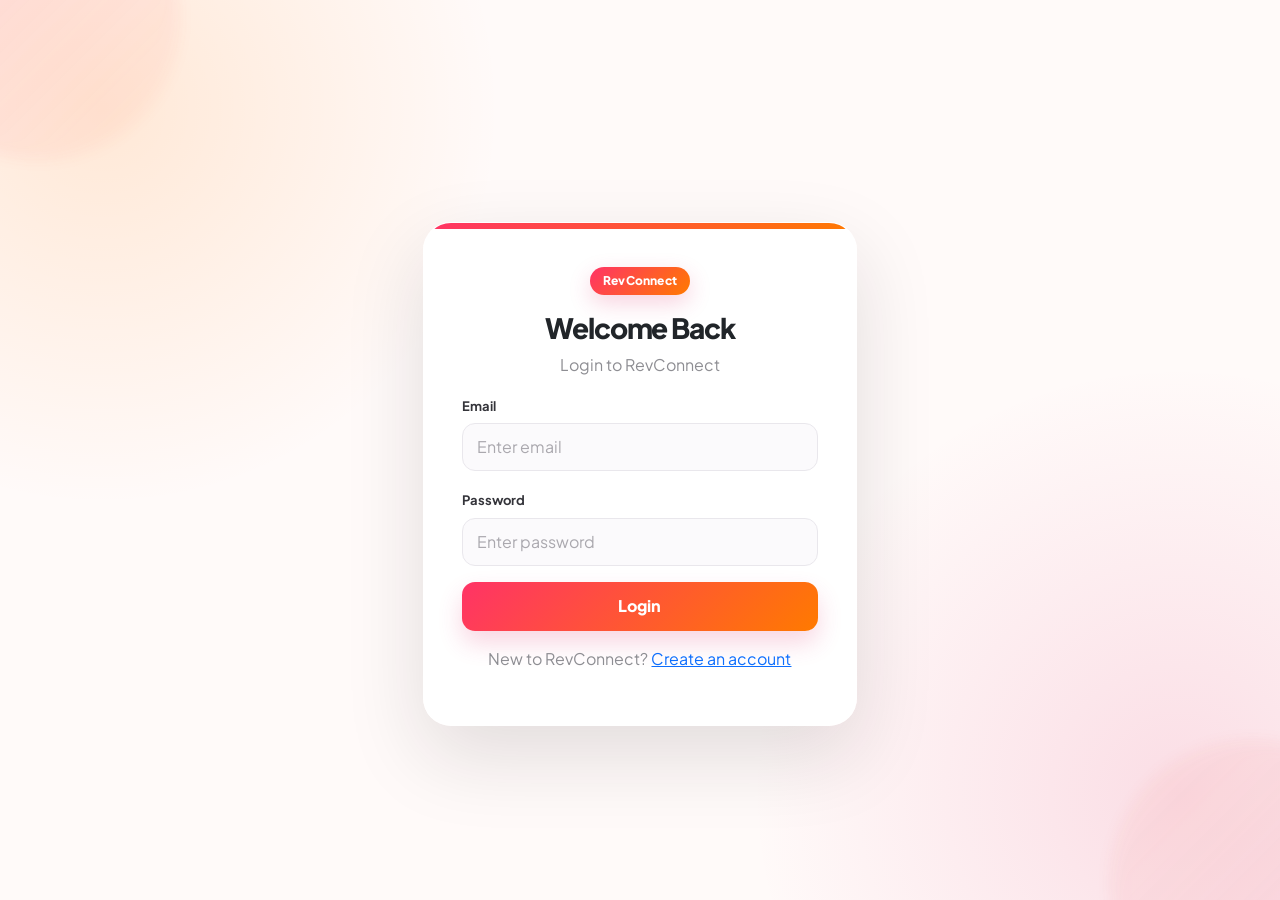
<file: frontend/login.html>
<!DOCTYPE html>
<html lang="en">
<head>
    <meta charset="UTF-8">
    <meta name="viewport" content="width=device-width, initial-scale=1.0">

    <title>RevConnect - Login</title>

    <link href="https://cdn.jsdelivr.net/npm/bootstrap@5.3.3/dist/css/bootstrap.min.css"
          rel="stylesheet">

    <link rel="stylesheet" href="css/style.css">
</head>

<body>

<div class="container">

    <div class="row justify-content-center">

        <div class="col-md-6 col-lg-5">

            <div class="card shadow mt-5">

                <div class="card-body p-4">

                    <h2 class="text-center mb-4">
                        Welcome Back
                    </h2>

                    <p class="text-center text-muted">
                        Login to RevConnect
                    </p>

                    <form id="loginForm">

                        <div class="mb-3">

                            <label for="email" class="form-label">
                                Email
                            </label>

                            <input
                                    type="email"
                                    class="form-control"
                                    id="email"
                                    placeholder="Enter email"
                                    required>

                        </div>

                        <div class="mb-3">

                            <label for="password" class="form-label">
                                Password
                            </label>

                            <input
                                    type="password"
                                    class="form-control"
                                    id="password"
                                    placeholder="Enter password"
                                    required>

                        </div>

                        <button
                                type="submit"
                                class="btn btn-primary w-100">

                            Login

                        </button>

                    </form>

                    <div id="message" class="mt-3"></div>

                    <p class="text-center text-muted mt-3">New to RevConnect? <a href="register.html">Create an account</a></p>

                </div>

            </div>

        </div>

    </div>

</div>

<script src="js/config.js"></script><script src="js/login.js"></script>

</body>
</html>
</file>
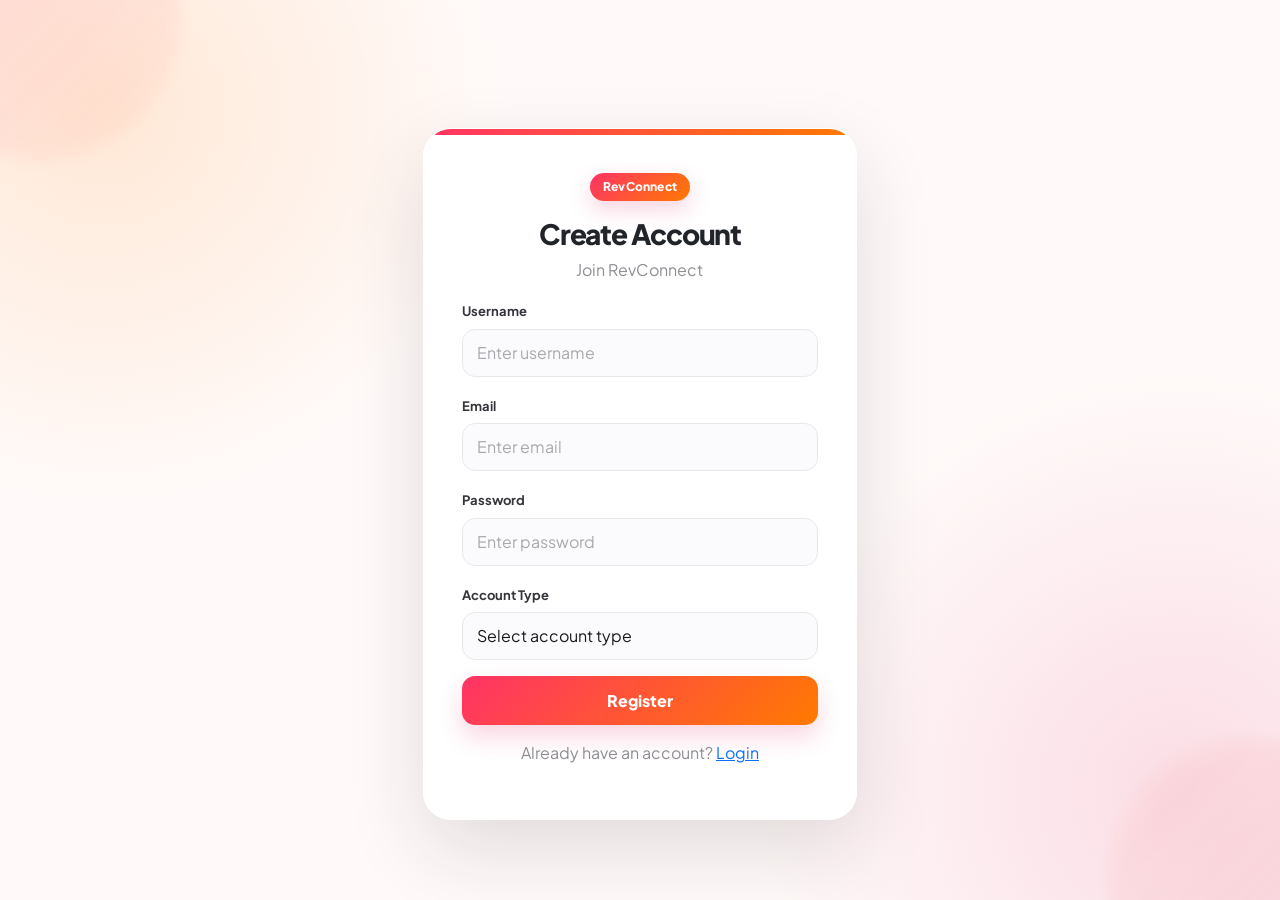
<file: frontend/register.html>
<!DOCTYPE html>
<html lang="en">

<head>
    <meta charset="UTF-8">
    <meta name="viewport" content="width=device-width, initial-scale=1.0">

    <title>RevConnect - Register</title>

    <link
            href="https://cdn.jsdelivr.net/npm/bootstrap@5.3.3/dist/css/bootstrap.min.css"
            rel="stylesheet">

    <link rel="stylesheet" href="css/style.css">
</head>

<body>

<div class="container">
    <div class="row justify-content-center">

        <div class="col-md-6 col-lg-5">

            <div class="card shadow mt-5">

                <div class="card-body p-4">

                    <h2 class="text-center mb-4">
                        Create Account
                    </h2>

                    <p class="text-center text-muted">
                        Join RevConnect
                    </p>

                    <form id="registerForm">

                        <!-- Username -->
                        <div class="mb-3">
                            <label for="username" class="form-label">
                                Username
                            </label>

                            <input
                                    type="text"
                                    class="form-control"
                                    id="username"
                                    placeholder="Enter username"
                                    required>
                        </div>

                        <!-- Email -->
                        <div class="mb-3">
                            <label for="email" class="form-label">
                                Email
                            </label>

                            <input
                                    type="email"
                                    class="form-control"
                                    id="email"
                                    placeholder="Enter email"
                                    required>
                        </div>

                        <!-- Password -->
                        <div class="mb-3">
                            <label for="password" class="form-label">
                                Password
                            </label>

                            <input
                                    type="password"
                                    class="form-control"
                                    id="password"
                                    placeholder="Enter password"
                                    required>
                        </div>

                        <!-- Account Type -->
                        <div class="mb-3">
                            <label for="accountType" class="form-label">
                                Account Type
                            </label>

                            <select
                                    class="form-select"
                                    id="accountType"
                                    required>

                                <option value="">
                                    Select account type
                                </option>

                                <option value="PERSONAL">
                                    Personal
                                </option>

                                <option value="CREATOR">
                                    Creator
                                </option>

                                <option value="BUSINESS">
                                    Business
                                </option>

                            </select>
                        </div>

                        <!-- Register Button -->
                        <button
                                type="submit"
                                class="btn btn-primary w-100">

                            Register

                        </button>

                    </form>

                    <!-- Message -->
                    <div
                            id="message"
                            class="mt-3">
                    </div>

                    <p class="text-center text-muted mt-3">Already have an account? <a href="login.html">Login</a></p>

                </div>

            </div>

        </div>

    </div>
</div>

<script src="js/config.js"></script><script src="js/auth.js"></script>

</body>

</html>
</file>
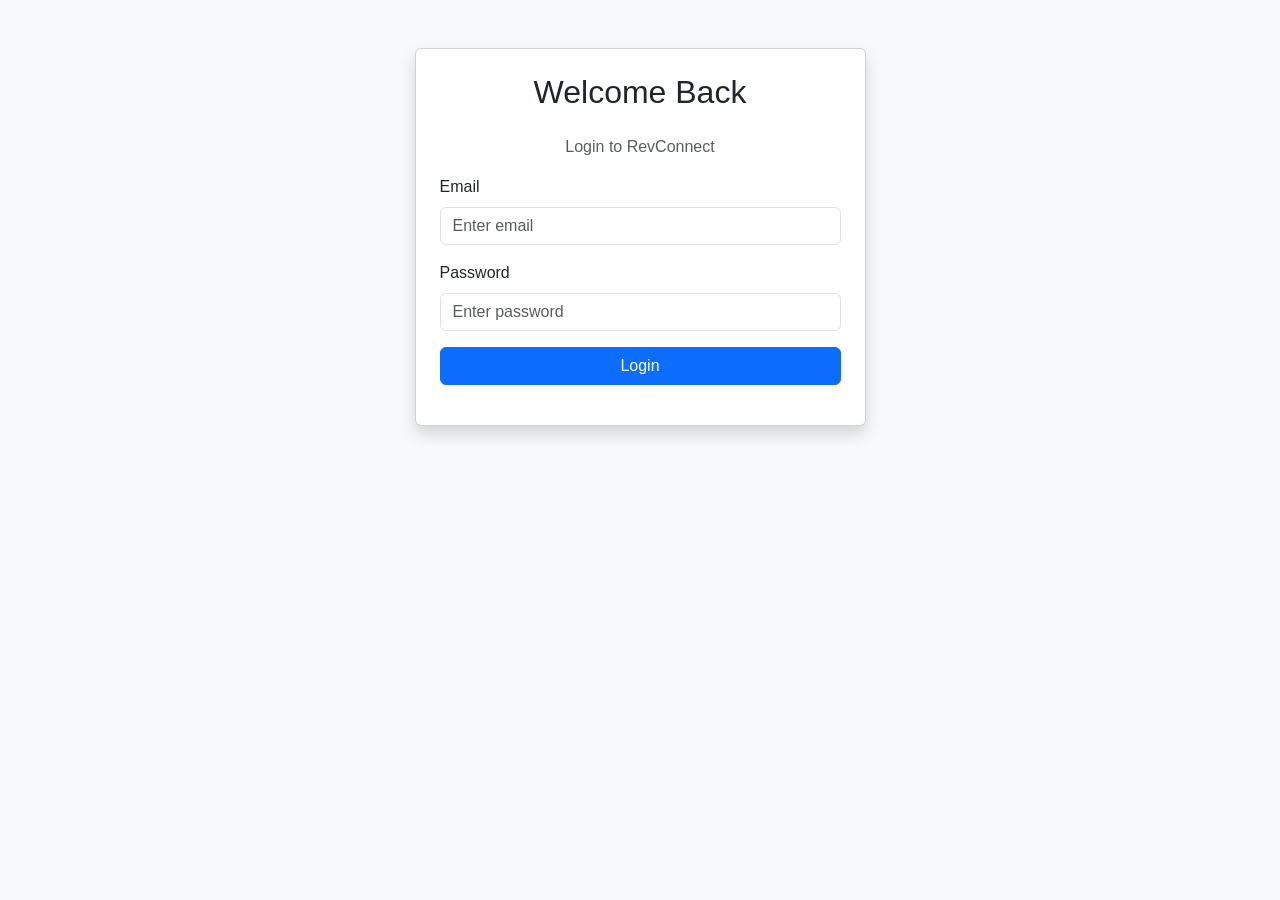
<file: revconnect/frontend/login.html>
<!DOCTYPE html>
<html lang="en">
<head>
    <meta charset="UTF-8">
    <meta name="viewport" content="width=device-width, initial-scale=1.0">

    <title>RevConnect - Login</title>

    <link href="https://cdn.jsdelivr.net/npm/bootstrap@5.3.3/dist/css/bootstrap.min.css"
          rel="stylesheet">

    <link rel="stylesheet" href="css/style.css">
</head>

<body>

<div class="container">

    <div class="row justify-content-center">

        <div class="col-md-6 col-lg-5">

            <div class="card shadow mt-5">

                <div class="card-body p-4">

                    <h2 class="text-center mb-4">
                        Welcome Back
                    </h2>

                    <p class="text-center text-muted">
                        Login to RevConnect
                    </p>

                    <form id="loginForm">

                        <div class="mb-3">

                            <label for="email" class="form-label">
                                Email
                            </label>

                            <input
                                    type="email"
                                    class="form-control"
                                    id="email"
                                    placeholder="Enter email"
                                    required>

                        </div>

                        <div class="mb-3">

                            <label for="password" class="form-label">
                                Password
                            </label>

                            <input
                                    type="password"
                                    class="form-control"
                                    id="password"
                                    placeholder="Enter password"
                                    required>

                        </div>

                        <button
                                type="submit"
                                class="btn btn-primary w-100">

                            Login

                        </button>

                    </form>

                    <div id="message" class="mt-3"></div>

                </div>

            </div>

        </div>

    </div>

</div>

<script src="js/config.js"></script><script src="js/login.js"></script>

</body>
</html>
</file>
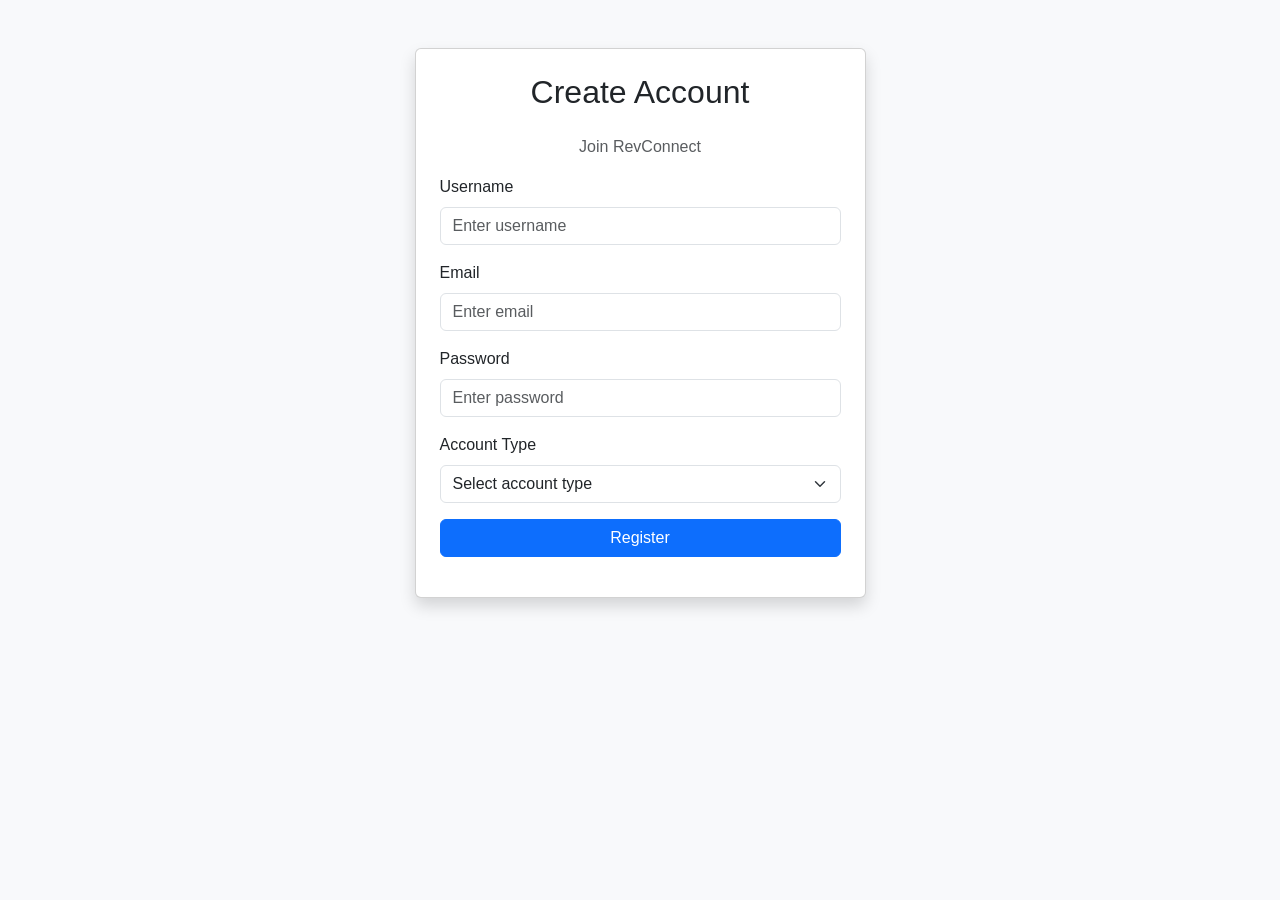
<file: revconnect/frontend/register.html>
<!DOCTYPE html>
<html lang="en">

<head>
    <meta charset="UTF-8">
    <meta name="viewport" content="width=device-width, initial-scale=1.0">

    <title>RevConnect - Register</title>

    <link
            href="https://cdn.jsdelivr.net/npm/bootstrap@5.3.3/dist/css/bootstrap.min.css"
            rel="stylesheet">

    <link rel="stylesheet" href="css/style.css">
</head>

<body>

<div class="container">
    <div class="row justify-content-center">

        <div class="col-md-6 col-lg-5">

            <div class="card shadow mt-5">

                <div class="card-body p-4">

                    <h2 class="text-center mb-4">
                        Create Account
                    </h2>

                    <p class="text-center text-muted">
                        Join RevConnect
                    </p>

                    <form id="registerForm">

                        <!-- Username -->
                        <div class="mb-3">
                            <label for="username" class="form-label">
                                Username
                            </label>

                            <input
                                    type="text"
                                    class="form-control"
                                    id="username"
                                    placeholder="Enter username"
                                    required>
                        </div>

                        <!-- Email -->
                        <div class="mb-3">
                            <label for="email" class="form-label">
                                Email
                            </label>

                            <input
                                    type="email"
                                    class="form-control"
                                    id="email"
                                    placeholder="Enter email"
                                    required>
                        </div>

                        <!-- Password -->
                        <div class="mb-3">
                            <label for="password" class="form-label">
                                Password
                            </label>

                            <input
                                    type="password"
                                    class="form-control"
                                    id="password"
                                    placeholder="Enter password"
                                    required>
                        </div>

                        <!-- Account Type -->
                        <div class="mb-3">
                            <label for="accountType" class="form-label">
                                Account Type
                            </label>

                            <select
                                    class="form-select"
                                    id="accountType"
                                    required>

                                <option value="">
                                    Select account type
                                </option>

                                <option value="PERSONAL">
                                    Personal
                                </option>

                                <option value="CREATOR">
                                    Creator
                                </option>

                                <option value="BUSINESS">
                                    Business
                                </option>

                            </select>
                        </div>

                        <!-- Register Button -->
                        <button
                                type="submit"
                                class="btn btn-primary w-100">

                            Register

                        </button>

                    </form>

                    <!-- Message -->
                    <div
                            id="message"
                            class="mt-3">
                    </div>

                </div>

            </div>

        </div>

    </div>
</div>

<script src="js/config.js"></script><script src="js/auth.js"></script>

</body>

</html>
</file>
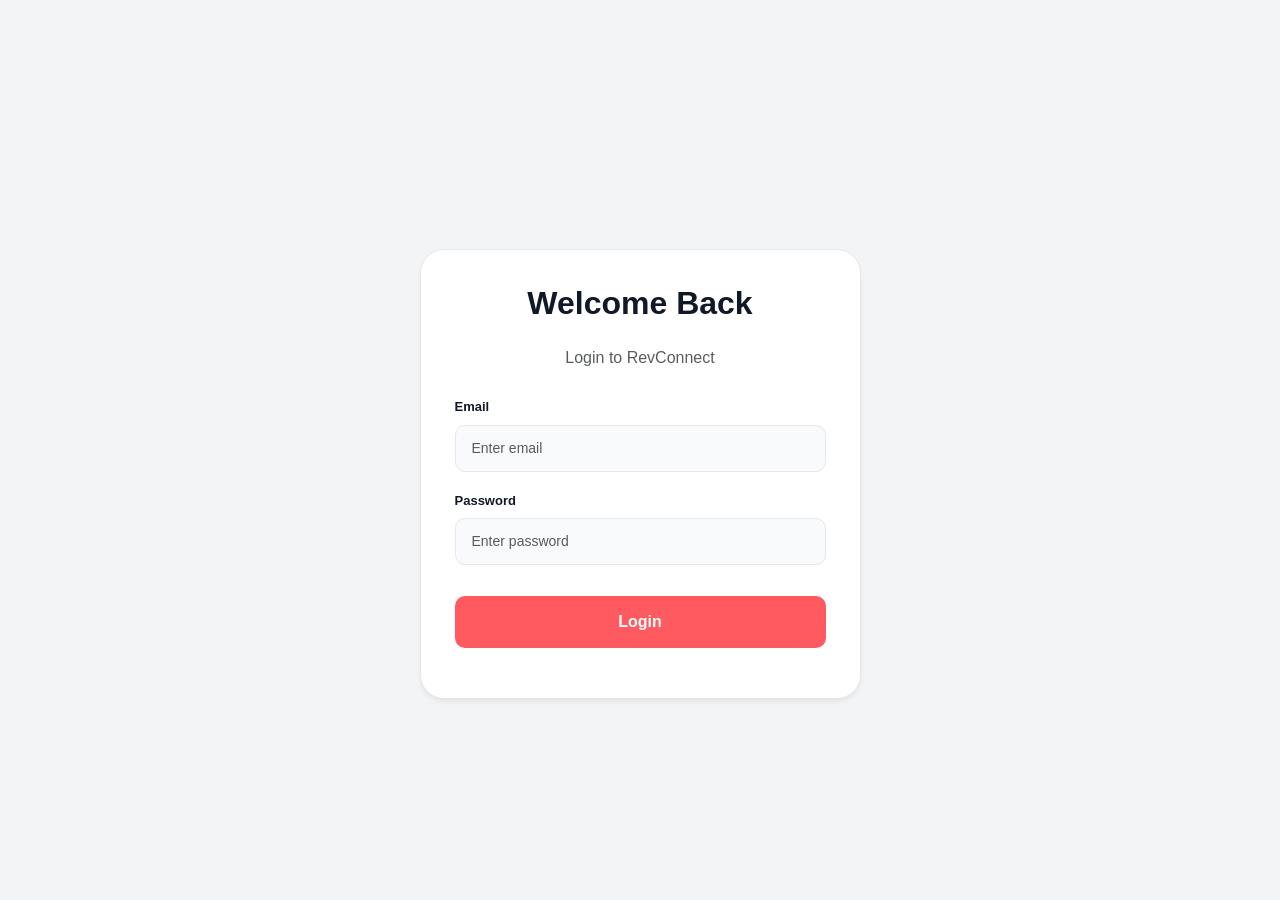
<file: src/main/resources/static/login.html>
<!DOCTYPE html>
<html lang="en">
<head>
    <meta charset="UTF-8">
    <meta name="viewport" content="width=device-width, initial-scale=1.0">

    <title>RevConnect - Login</title>

    <link href="https://cdn.jsdelivr.net/npm/bootstrap@5.3.3/dist/css/bootstrap.min.css"
          rel="stylesheet">

    <link rel="stylesheet" href="css/style.css">
</head>

<body>

<div class="container">

    <div class="row justify-content-center">

        <div class="col-md-6 col-lg-5">

            <div class="card shadow mt-5">

                <div class="card-body p-4">

                    <h2 class="text-center mb-4">
                        Welcome Back
                    </h2>

                    <p class="text-center text-muted">
                        Login to RevConnect
                    </p>

                    <form id="loginForm">

                        <div class="mb-3">

                            <label for="email" class="form-label">
                                Email
                            </label>

                            <input
                                    type="email"
                                    class="form-control"
                                    id="email"
                                    placeholder="Enter email"
                                    required>

                        </div>

                        <div class="mb-3">

                            <label for="password" class="form-label">
                                Password
                            </label>

                            <input
                                    type="password"
                                    class="form-control"
                                    id="password"
                                    placeholder="Enter password"
                                    required>

                        </div>

                        <button
                                type="submit"
                                class="btn btn-primary w-100">

                            Login

                        </button>

                    </form>

                    <div id="message" class="mt-3"></div>

                </div>

            </div>

        </div>

    </div>

</div>

<script src="js/login.js"></script>

</body>
</html>
</file>
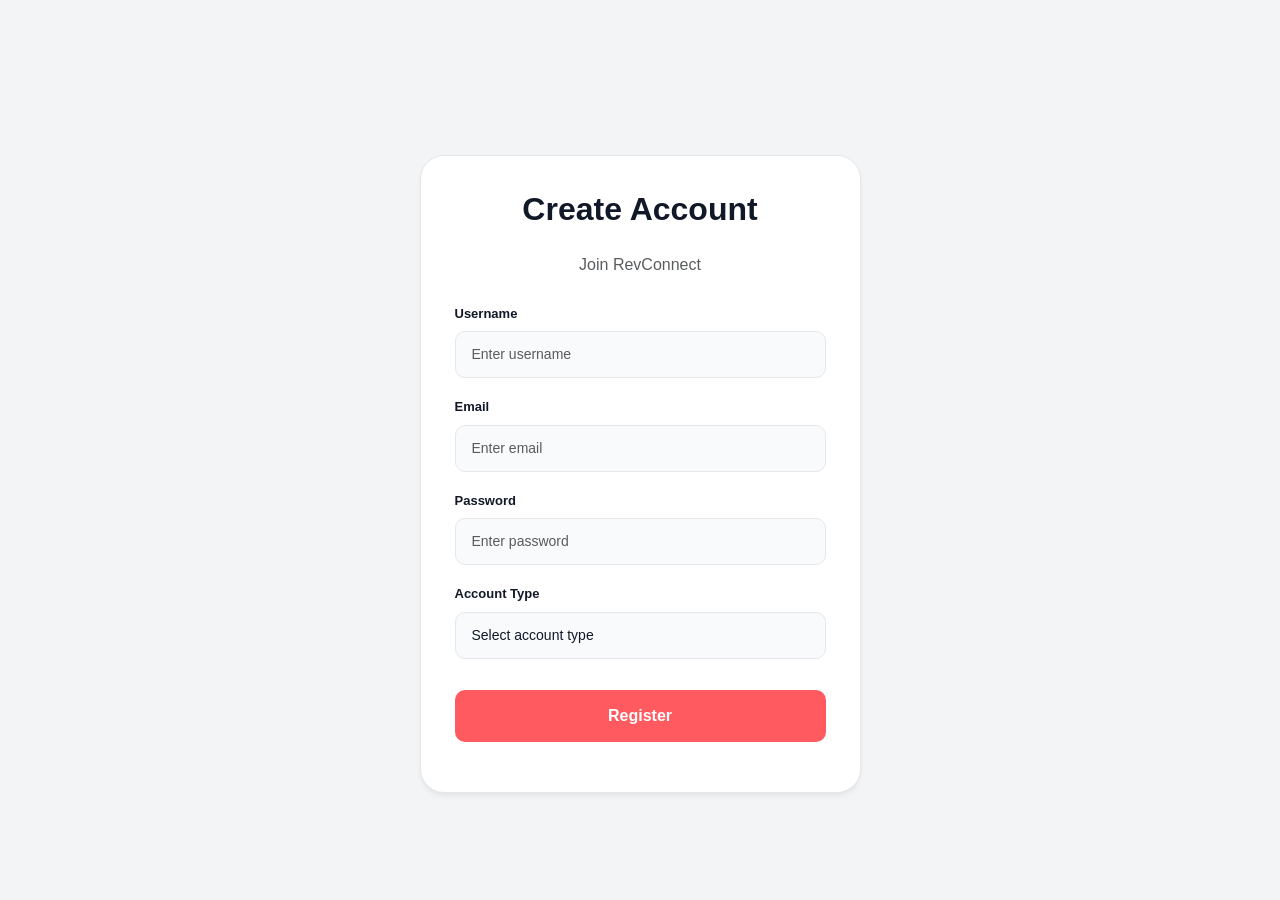
<file: src/main/resources/static/register.html>
<!DOCTYPE html>
<html lang="en">

<head>
    <meta charset="UTF-8">
    <meta name="viewport" content="width=device-width, initial-scale=1.0">

    <title>RevConnect - Register</title>

    <link
            href="https://cdn.jsdelivr.net/npm/bootstrap@5.3.3/dist/css/bootstrap.min.css"
            rel="stylesheet">

    <link rel="stylesheet" href="css/style.css">
</head>

<body>

<div class="container">
    <div class="row justify-content-center">

        <div class="col-md-6 col-lg-5">

            <div class="card shadow mt-5">

                <div class="card-body p-4">

                    <h2 class="text-center mb-4">
                        Create Account
                    </h2>

                    <p class="text-center text-muted">
                        Join RevConnect
                    </p>

                    <form id="registerForm">

                        <!-- Username -->
                        <div class="mb-3">
                            <label for="username" class="form-label">
                                Username
                            </label>

                            <input
                                    type="text"
                                    class="form-control"
                                    id="username"
                                    placeholder="Enter username"
                                    required>
                        </div>

                        <!-- Email -->
                        <div class="mb-3">
                            <label for="email" class="form-label">
                                Email
                            </label>

                            <input
                                    type="email"
                                    class="form-control"
                                    id="email"
                                    placeholder="Enter email"
                                    required>
                        </div>

                        <!-- Password -->
                        <div class="mb-3">
                            <label for="password" class="form-label">
                                Password
                            </label>

                            <input
                                    type="password"
                                    class="form-control"
                                    id="password"
                                    placeholder="Enter password"
                                    required>
                        </div>

                        <!-- Account Type -->
                        <div class="mb-3">
                            <label for="accountType" class="form-label">
                                Account Type
                            </label>

                            <select
                                    class="form-select"
                                    id="accountType"
                                    required>

                                <option value="">
                                    Select account type
                                </option>

                                <option value="PERSONAL">
                                    Personal
                                </option>

                                <option value="CREATOR">
                                    Creator
                                </option>

                                <option value="BUSINESS">
                                    Business
                                </option>

                            </select>
                        </div>

                        <!-- Register Button -->
                        <button
                                type="submit"
                                class="btn btn-primary w-100">

                            Register

                        </button>

                    </form>

                    <!-- Message -->
                    <div
                            id="message"
                            class="mt-3">
                    </div>

                </div>

            </div>

        </div>

    </div>
</div>

<script src="js/auth.js"></script>

</body>

</html>
</file>
<file: frontend/css/style.css>
@import url('https://fonts.googleapis.com/css2?family=Plus+Jakarta+Sans:wght@400;500;600;700;800&display=swap');

:root {
    --canvas: #f8f9fb;
    --card: #ffffff;
    --text: #1a1a1a;
    --muted: #8e8e93;
    --border: #eeeef2;
    --pink: #e1306c;
    --orange: #ff7a00;
    --gradient: linear-gradient(135deg, #ff3366 0%, #ff7a00 100%);
    --soft-gradient: linear-gradient(135deg, #fff0e5 0%, #ffb6c1 100%);
    --shadow: 0 18px 45px rgba(25, 25, 45, .08);
    --shadow-soft: 0 10px 30px rgba(25, 25, 45, .06);
}

* { box-sizing: border-box; }

html { min-height: 100%; }

body {
    margin: 0;
    min-height: 100vh;
    font-family: 'Plus Jakarta Sans', sans-serif;
    background: var(--canvas);
    color: var(--text);
}

button, input, textarea, select { font: inherit; }
button { -webkit-tap-highlight-color: transparent; }

/* =========================================================
   AUTH / LOGIN / REGISTER THEME
   Uses the existing Bootstrap markup and IDs unchanged.
   ========================================================= */

body:not(.app-shell) {
    position: relative;
    overflow-x: hidden;
    background:
        radial-gradient(circle at 8% 12%, rgba(255, 122, 0, .14), transparent 28%),
        radial-gradient(circle at 92% 88%, rgba(225, 48, 108, .14), transparent 30%),
        #fffaf9;
}

body:not(.app-shell)::before,
body:not(.app-shell)::after {
    content: '';
    position: fixed;
    width: 280px;
    height: 280px;
    border-radius: 50%;
    pointer-events: none;
    filter: blur(8px);
    opacity: .65;
    z-index: -1;
}

body:not(.app-shell)::before {
    top: -120px;
    left: -100px;
    background: linear-gradient(135deg, rgba(255, 51, 102, .22), rgba(255, 122, 0, .04));
}

body:not(.app-shell)::after {
    right: -110px;
    bottom: -120px;
    background: linear-gradient(135deg, rgba(255, 122, 0, .05), rgba(225, 48, 108, .22));
}

body:not(.app-shell) > .container {
    min-height: 100vh;
    display: flex;
    align-items: center;
    justify-content: center;
    padding: 42px 20px;
}

body:not(.app-shell) > .container > .row {
    width: 100%;
    justify-content: center;
}

body:not(.app-shell) > .container > .row > [class*='col-'] {
    max-width: 500px;
}

body:not(.app-shell) .card {
    position: relative;
    border: 1px solid rgba(255, 255, 255, .9) !important;
    border-radius: 28px !important;
    background: rgba(255, 255, 255, .92);
    box-shadow: 0 30px 80px rgba(33, 22, 31, .13) !important;
    backdrop-filter: blur(18px);
    overflow: hidden;
}

body:not(.app-shell) .card::before {
    content: '';
    display: block;
    height: 6px;
    width: 100%;
    background: var(--gradient);
}

body:not(.app-shell) .card-body {
    padding: 38px !important;
}

body:not(.app-shell) h2 {
    font-size: 28px;
    font-weight: 800;
    letter-spacing: -.04em;
    margin-bottom: 8px !important;
}

body:not(.app-shell) h2::before {
    content: 'RevConnect';
    display: block;
    width: fit-content;
    margin: 0 auto 16px;
    padding: 7px 13px;
    border-radius: 999px;
    color: #fff;
    background: var(--gradient);
    font-size: 12px;
    font-weight: 800;
    letter-spacing: .02em;
    box-shadow: 0 8px 22px rgba(225, 48, 108, .22);
}

body:not(.app-shell) .text-muted {
    color: #8e8e93 !important;
}

body:not(.app-shell) .form-label {
    color: #34343a;
    font-size: 13px;
    font-weight: 700;
    margin-bottom: 7px;
}

body:not(.app-shell) .form-control,
body:not(.app-shell) .form-select {
    min-height: 48px;
    border: 1px solid #e9e7ec;
    border-radius: 13px;
    background: #fbfafc;
    color: var(--text);
    padding: 11px 14px;
    box-shadow: none;
    transition: border-color .18s ease, box-shadow .18s ease, background .18s ease;
}

body:not(.app-shell) .form-control::placeholder { color: #aaa8ae; }

body:not(.app-shell) .form-control:focus,
body:not(.app-shell) .form-select:focus {
    border-color: rgba(225, 48, 108, .55);
    background: #fff;
    box-shadow: 0 0 0 4px rgba(225, 48, 108, .09);
}

body:not(.app-shell) .btn-primary {
    min-height: 49px;
    border: 0;
    border-radius: 13px;
    background: var(--gradient);
    font-weight: 800;
    box-shadow: 0 12px 25px rgba(225, 48, 108, .20);
    transition: transform .18s ease, box-shadow .18s ease, filter .18s ease;
}

body:not(.app-shell) .btn-primary:hover,
body:not(.app-shell) .btn-primary:focus {
    background: var(--gradient);
    transform: translateY(-1px);
    box-shadow: 0 16px 30px rgba(225, 48, 108, .26);
    filter: saturate(1.05);
}

body:not(.app-shell) #message {
    font-size: 13px;
}

body:not(.app-shell) #message .alert {
    border: 0;
    border-radius: 12px;
    margin-bottom: 0;
}

/* Standalone profile page uses the same visual language. */
.center-page {
    min-height: 100vh;
    display: grid;
    place-items: center;
    padding: 28px 20px;
}

.profile-standalone {
    width: min(560px, 100%);
    text-align: center;
    padding: 38px !important;
    border-radius: 26px;
}

.profile-standalone h2 {
    margin-top: 0;
    font-weight: 800;
    letter-spacing: -.03em;
}

.profile-standalone h2::before {
    content: 'RevConnect';
    display: block;
    width: fit-content;
    margin: 0 auto 15px;
    padding: 7px 13px;
    border-radius: 999px;
    color: #fff;
    background: var(--gradient);
    font-size: 12px;
}

/* =========================================================
   MAIN DASHBOARD
   ========================================================= */

.app-shell {
    display: flex;
    min-height: 100vh;
    background:
        radial-gradient(circle at 82% 4%, rgba(255, 122, 0, .045), transparent 22%),
        var(--canvas);
}

.sidebar {
    position: fixed;
    inset: 0 auto 0 0;
    width: 255px;
    background: linear-gradient(160deg, #fff0e5 0%, #ffb6c1 100%);
    padding: 28px 20px;
    display: flex;
    flex-direction: column;
    justify-content: space-between;
    border-right: 1px solid rgba(255, 255, 255, .7);
    box-shadow: 12px 0 35px rgba(25, 25, 45, .04);
    z-index: 10;
}

.brand {
    font-size: 25px;
    font-weight: 800;
    letter-spacing: -.045em;
    margin-bottom: 30px;
    background: var(--gradient);
    -webkit-background-clip: text;
    background-clip: text;
    color: transparent;
}

.side-profile { display: flex; align-items: center; gap: 12px; }

.avatar {
    width: 38px;
    height: 38px;
    border-radius: 50%;
    display: grid;
    place-items: center;
    background: var(--gradient);
    color: #fff;
    font-weight: 800;
    flex: none;
    box-shadow: 0 6px 16px rgba(225, 48, 108, .18);
}

.avatar.big { width: 52px; height: 52px; }
.avatar.xl { width: 90px; height: 90px; font-size: 28px; }

.handle { font-weight: 700; }

.badge-soft,
.pill {
    display: inline-block;
    padding: 4px 9px;
    border-radius: 999px;
    background: #f2f3f7;
    color: #666;
    font-size: 11px;
    font-weight: 700;
}

.side-bio { font-size: 12px; color: #666; margin: 18px 2px; line-height: 1.6; }

.side-stats {
    display: grid;
    grid-template-columns: repeat(3, 1fr);
    gap: 5px;
    text-align: center;
    border-top: 1px solid rgba(255, 255, 255, .7);
    border-bottom: 1px solid rgba(255, 255, 255, .7);
    padding: 15px 0;
    margin-bottom: 20px;
}

.side-stats b, .side-stats span { display: block; }
.side-stats span { font-size: 10px; color: #777; margin-top: 3px; }

.nav, .logout {
    border: 0;
    background: transparent;
    padding: 11px 12px;
    border-radius: 13px;
    display: flex;
    align-items: center;
    gap: 12px;
    color: #555;
    font-weight: 600;
    text-align: left;
    width: 100%;
    cursor: pointer;
    transition: background .18s ease, color .18s ease, transform .18s ease;
}

.nav + .nav { margin-top: 3px; }
.nav svg, .logout svg { width: 18px; }
.nav.active, .nav:hover, .logout:hover { background: rgba(255, 255, 255, .72); color: #111; }
.nav:hover, .logout:hover { transform: translateX(2px); }

.count-badge {
    margin-left: auto;
    background: #ff6b35;
    color: #fff;
    border-radius: 99px;
    padding: 2px 7px;
    font-size: 10px;
}

.main {
    margin-left: 255px;
    width: calc(100% - 255px);
    padding: 28px 34px 48px;
}

.topbar {
    display: flex;
    justify-content: space-between;
    gap: 20px;
    align-items: center;
    margin-bottom: 28px;
}

.search {
    position: relative;
    flex: 1;
    max-width: 600px;
    background: #fff;
    border: 1px solid var(--border);
    border-radius: 14px;
    padding: 10px 14px;
    display: flex;
    gap: 9px;
    align-items: center;
    box-shadow: var(--shadow-soft);
}

.search svg { width: 18px; color: #999; }
.search input { border: 0; outline: 0; width: 100%; background: transparent; }

.search-results {
    position: absolute;
    left: 0;
    right: 0;
    top: 52px;
    background: #fff;
    border: 1px solid var(--border);
    border-radius: 14px;
    padding: 14px;
    z-index: 20;
    box-shadow: var(--shadow);
}

.search-item { display: flex; gap: 9px; align-items: center; padding: 8px 0; }

.primary {
    border: 0;
    background: var(--gradient);
    color: #fff;
    border-radius: 12px;
    padding: 11px 17px;
    font-weight: 700;
    display: inline-flex;
    gap: 8px;
    align-items: center;
    cursor: pointer;
    box-shadow: 0 9px 22px rgba(225, 48, 108, .16);
    transition: transform .18s ease, box-shadow .18s ease;
}

.primary:hover { transform: translateY(-1px); box-shadow: 0 13px 26px rgba(225, 48, 108, .22); }
.primary.full { width: 100%; justify-content: center; }

.ghost {
    border: 1px solid var(--border);
    background: #fff;
    color: #45454a;
    border-radius: 11px;
    padding: 9px 13px;
    font-weight: 600;
    cursor: pointer;
    transition: border-color .18s ease, background .18s ease, transform .18s ease;
}

.ghost:hover { border-color: #ddd9df; background: #faf9fb; transform: translateY(-1px); }

.hero {
    background: linear-gradient(135deg, #fff 0%, #fff7f7 100%);
    border: 1px solid var(--border);
    border-radius: 22px;
    padding: 28px;
    display: flex;
    justify-content: space-between;
    align-items: center;
    box-shadow: var(--shadow);
    margin-bottom: 24px;
    overflow: hidden;
    position: relative;
}

.hero::after {
    content: '';
    position: absolute;
    width: 190px;
    height: 190px;
    border-radius: 50%;
    right: -65px;
    top: -90px;
    background: linear-gradient(135deg, rgba(255, 122, 0, .12), rgba(225, 48, 108, .12));
    pointer-events: none;
}

.hero > * { position: relative; z-index: 1; }

.eyebrow {
    font-size: 11px;
    letter-spacing: .12em;
    color: var(--pink);
    font-weight: 800;
    margin-bottom: 7px;
}

.hero h1, .section-head h2 { margin: 0 0 7px; letter-spacing: -.035em; }
.hero h1 { font-size: clamp(25px, 3vw, 36px); }
.muted { color: var(--muted); }
.small { font-size: 12px; }

.tabs { display: flex; gap: 8px; margin-bottom: 18px; overflow-x: auto; padding-bottom: 2px; }

.tab {
    border: 0;
    background: #fff;
    padding: 9px 15px;
    border-radius: 999px;
    color: #777;
    font-weight: 600;
    white-space: nowrap;
    cursor: pointer;
    box-shadow: 0 4px 14px rgba(25, 25, 45, .035);
}

.tab.active { background: #1a1a1a; color: #fff; }

.feed-grid { display: grid; grid-template-columns: repeat(3, minmax(0, 1fr)); gap: 20px; }

.post-card {
    background: #fff;
    border: 1px solid var(--border);
    border-radius: 20px;
    overflow: hidden;
    box-shadow: var(--shadow-soft);
    transition: transform .2s ease, box-shadow .2s ease;
}

.post-card:hover { transform: translateY(-3px); box-shadow: var(--shadow); }
.post-head { display: flex; gap: 10px; align-items: center; padding: 15px; }
.spacer { flex: 1; }
.post-image { width: 100%; height: 260px; object-fit: cover; background: #f1f1f3; }
.post-body { padding: 14px; }
.post-actions { display: flex; gap: 8px; }
.post-actions button { border: 0; background: transparent; padding: 5px; cursor: pointer; color: #555; border-radius: 8px; }
.post-actions button:hover { background: #f7f5f7; color: var(--pink); }
.post-actions svg { width: 19px; }
.post-body p { margin: 8px 0; line-height: 1.55; }
.tags { color: #d43b70; font-size: 13px; }

.cta {
    display: inline-block;
    margin-top: 8px;
    padding: 8px 12px;
    border-radius: 9px;
    background: #fff0f4;
    color: #d43b70;
    text-decoration: none;
    font-weight: 700;
}

.section-head { display: flex; justify-content: space-between; align-items: center; margin-bottom: 18px; }
.panel { background: #fff; border: 1px solid var(--border); border-radius: 18px; padding: 20px; box-shadow: var(--shadow-soft); }
.explore-grid { display: grid; grid-template-columns: 1fr 1fr; gap: 20px; }
.hidden { display: none !important; }
.stats-grid { display: grid; grid-template-columns: repeat(4, 1fr); gap: 15px; }
.stat-card { background: #fff; border: 1px solid var(--border); border-radius: 18px; padding: 20px; box-shadow: var(--shadow-soft); }
.stat-card span, .stat-card strong { display: block; }
.stat-card strong { font-size: 28px; margin-top: 7px; letter-spacing: -.03em; }
.wide { grid-column: 1 / -1; }

.profile-card {
    display: flex;
    gap: 25px;
    background: #fff;
    border: 1px solid var(--border);
    border-radius: 22px;
    padding: 28px;
    box-shadow: var(--shadow);
    margin-bottom: 18px;
}

.profile-title { display: flex; gap: 10px; align-items: center; }
.profile-title h2 { margin: 0; letter-spacing: -.035em; }
.profile-main { flex: 1; }

.form-grid { display: grid; grid-template-columns: 1fr 1fr; gap: 12px; }
.form-grid textarea { grid-column: 1 / -1; min-height: 110px; resize: vertical; }
.form-grid input, .form-grid textarea, .form-grid select,
.modal-card input, .modal-card textarea, .modal-card select {
    border: 1px solid var(--border);
    border-radius: 10px;
    padding: 10px;
    outline: 0;
    background: #fff;
    width: 100%;
    margin-bottom: 12px;
    transition: border-color .18s ease, box-shadow .18s ease;
}

.form-grid input:focus, .form-grid textarea:focus, .form-grid select:focus,
.modal-card input:focus, .modal-card textarea:focus, .modal-card select:focus {
    border-color: rgba(225, 48, 108, .45);
    box-shadow: 0 0 0 4px rgba(225, 48, 108, .07);
}

.actions { display: flex; justify-content: flex-end; gap: 8px; }

.notice { display: flex; gap: 12px; align-items: center; padding: 14px; border-bottom: 1px solid var(--border); }
.notice:last-child { border-bottom: 0; }
.notice.unread { background: #fff8fa; }
.smallbtn { padding: 5px 9px; margin-left: auto; }
.product { display: flex; justify-content: space-between; padding: 12px 0; border-bottom: 1px solid var(--border); }

.modal-backdrop {
    position: fixed;
    inset: 0;
    background: rgba(15, 15, 25, .45);
    backdrop-filter: blur(4px);
    display: grid;
    place-items: center;
    z-index: 50;
    padding: 20px;
}

.modal-card {
    background: #fff;
    width: min(600px, 100%);
    max-height: 90vh;
    overflow: auto;
    border-radius: 20px;
    padding: 22px;
    box-shadow: 0 30px 70px rgba(10, 10, 20, .22);
}

.modal-head { display: flex; justify-content: space-between; align-items: center; margin-bottom: 16px; }
.icon-close { border: 0; background: #f4f4f6; border-radius: 50%; width: 34px; height: 34px; font-size: 23px; cursor: pointer; }
.check { display: flex; gap: 8px; align-items: center; margin: 7px 0 12px; }
.check input { width: auto; }
.toast-msg { position: fixed; right: 24px; bottom: 24px; background: #1a1a1a; color: #fff; padding: 12px 17px; border-radius: 12px; z-index: 100; box-shadow: 0 14px 35px rgba(0,0,0,.18); }
.empty { text-align: center; color: #888; }
.btn-link { text-decoration: none; }
.comments { margin-top: 8px; }
.comments small { display: block; }
.prefs { display: flex; flex-wrap: wrap; gap: 14px; }
.prefs label { font-size: 13px; color: #555; }
.prefs input { margin-right: 6px; }

/* Responsive */
@media (max-width: 1100px) {
    .feed-grid { grid-template-columns: repeat(2, 1fr); }
    .stats-grid { grid-template-columns: repeat(2, 1fr); }
}

@media (max-width: 760px) {
    .sidebar { position: static; width: 100%; height: auto; }
    .app-shell { display: block; }
    .main { margin-left: 0; width: 100%; padding: 18px; }
    .topbar, .hero { flex-direction: column; align-items: stretch; }
    .feed-grid, .explore-grid { grid-template-columns: 1fr; }
    .stats-grid { grid-template-columns: 1fr 1fr; }
    .form-grid { grid-template-columns: 1fr; }
    .form-grid textarea { grid-column: auto; }
    .profile-card { flex-direction: column; }
    .search { max-width: none; }
    .hero { padding: 22px; }
    body:not(.app-shell) > .container { padding: 24px 14px; }
    body:not(.app-shell) .card-body { padding: 28px 22px !important; }
}

@media (max-width: 480px) {
    .navigation { grid-template-columns: repeat(3, 1fr); }
    .stats-grid { grid-template-columns: 1fr; }
    .topbar { gap: 12px; }
    .primary { justify-content: center; }
    .profile-card { padding: 20px; }
    .modal-card { padding: 18px; border-radius: 17px; }
}
</file>
<file: revconnect/frontend/css/style.css>
:root{--canvas:#f8f9fb;--card:#fff;--text:#1a1a1a;--muted:#8e8e93;--border:#eeeef2;--pink:#e1306c;--gradient:linear-gradient(135deg,#ff3366,#ff7a00);--shadow:0 12px 35px rgba(25,25,45,.06)}*{box-sizing:border-box}body{margin:0;font-family:'Plus Jakarta Sans',sans-serif;background:var(--canvas);color:var(--text)}button,input,textarea,select{font:inherit}.app-shell{display:flex;min-height:100vh}.sidebar{position:fixed;inset:0 auto 0 0;width:255px;background:linear-gradient(160deg,#fff0e5,#ffb6c1);padding:28px 20px;display:flex;flex-direction:column;justify-content:space-between}.brand{font-size:25px;font-weight:800;margin-bottom:30px}.side-profile{display:flex;align-items:center;gap:12px}.avatar{width:38px;height:38px;border-radius:50%;display:grid;place-items:center;background:var(--gradient);color:#fff;font-weight:800;flex:none}.avatar.big{width:52px;height:52px}.avatar.xl{width:90px;height:90px;font-size:28px}.handle{font-weight:700}.badge-soft,.pill{display:inline-block;padding:4px 9px;border-radius:999px;background:#f2f3f7;color:#666;font-size:11px;font-weight:700}.side-bio{font-size:12px;color:#666;margin:18px 2px}.side-stats{display:grid;grid-template-columns:repeat(3,1fr);gap:5px;text-align:center;border-top:1px solid rgba(255,255,255,.7);border-bottom:1px solid rgba(255,255,255,.7);padding:15px 0;margin-bottom:20px}.side-stats b,.side-stats span{display:block}.side-stats span{font-size:10px;color:#777}.navigation{display:grid;gap:5px}.nav,.logout{border:0;background:transparent;padding:11px 12px;border-radius:13px;display:flex;align-items:center;gap:12px;color:#555;font-weight:600;text-align:left;width:100%;cursor:pointer}.nav svg,.logout svg{width:18px}.nav.active,.nav:hover,.logout:hover{background:rgba(255,255,255,.72);color:#111}.count-badge{margin-left:auto;background:#ff6b35;color:#fff;border-radius:99px;padding:2px 7px;font-size:10px}.main{margin-left:255px;width:calc(100% - 255px);padding:28px 34px}.topbar{display:flex;justify-content:space-between;gap:20px;align-items:center;margin-bottom:28px}.search{position:relative;flex:1;max-width:600px;background:#fff;border:1px solid var(--border);border-radius:14px;padding:10px 14px;display:flex;gap:9px;align-items:center;box-shadow:var(--shadow)}.search svg{width:18px;color:#999}.search input{border:0;outline:0;width:100%;background:transparent}.search-results{position:absolute;left:0;right:0;top:52px;background:#fff;border:1px solid var(--border);border-radius:14px;padding:14px;z-index:20;box-shadow:var(--shadow)}.search-item{display:flex;gap:9px;align-items:center;padding:8px 0}.primary{border:0;background:var(--gradient);color:#fff;border-radius:12px;padding:11px 17px;font-weight:700;display:inline-flex;gap:8px;align-items:center;cursor:pointer}.primary.full{width:100%;justify-content:center}.ghost{border:1px solid var(--border);background:#fff;border-radius:11px;padding:9px 13px;font-weight:600;cursor:pointer}.hero{background:linear-gradient(135deg,#fff,#fff7f7);border:1px solid var(--border);border-radius:22px;padding:28px;display:flex;justify-content:space-between;align-items:center;box-shadow:var(--shadow);margin-bottom:24px}.eyebrow{font-size:11px;letter-spacing:.12em;color:var(--pink);font-weight:800;margin-bottom:7px}.hero h1,.section-head h2{margin:0 0 7px}.muted{color:var(--muted)}.small{font-size:12px}.tabs{display:flex;gap:8px;margin-bottom:18px}.tab{border:0;background:#fff;padding:9px 15px;border-radius:999px;color:#777;font-weight:600}.tab.active{background:#1a1a1a;color:#fff}.feed-grid{display:grid;grid-template-columns:repeat(3,minmax(0,1fr));gap:20px}.post-card{background:#fff;border:1px solid var(--border);border-radius:20px;overflow:hidden;box-shadow:var(--shadow)}.post-head{display:flex;gap:10px;align-items:center;padding:15px}.spacer{flex:1}.post-image{width:100%;height:260px;object-fit:cover;background:#f1f1f3}.post-body{padding:14px}.post-actions{display:flex;gap:8px}.post-actions button{border:0;background:transparent;padding:5px;cursor:pointer}.post-actions svg{width:19px}.post-body p{margin:8px 0}.tags{color:#d43b70;font-size:13px}.cta{display:inline-block;margin-top:8px;padding:8px 12px;border-radius:9px;background:#fff0f4;color:#d43b70;text-decoration:none;font-weight:700}.section-head{display:flex;justify-content:space-between;align-items:center;margin-bottom:18px}.panel{background:#fff;border:1px solid var(--border);border-radius:18px;padding:20px;box-shadow:var(--shadow)}.explore-grid{display:grid;grid-template-columns:1fr 1fr;gap:20px}.hidden{display:none!important}.stats-grid{display:grid;grid-template-columns:repeat(4,1fr);gap:15px}.stat-card{background:#fff;border:1px solid var(--border);border-radius:18px;padding:20px}.stat-card span,.stat-card strong{display:block}.stat-card strong{font-size:28px;margin-top:7px}.wide{grid-column:1/-1}.profile-card{display:flex;gap:25px;background:#fff;border:1px solid var(--border);border-radius:22px;padding:28px;box-shadow:var(--shadow);margin-bottom:18px}.profile-title{display:flex;gap:10px;align-items:center}.profile-title h2{margin:0}.profile-main{flex:1}.form-grid{display:grid;grid-template-columns:1fr 1fr;gap:12px}.form-grid textarea{grid-column:1/-1}.form-grid input,.form-grid textarea,.form-grid select,.modal-card input,.modal-card textarea,.modal-card select{border:1px solid var(--border);border-radius:10px;padding:10px;outline:0;background:#fff;width:100%;margin-bottom:12px}.actions{display:flex;justify-content:flex-end;gap:8px}.notice{display:flex;gap:12px;align-items:center;padding:14px;border-bottom:1px solid var(--border)}.notice:last-child{border-bottom:0}.notice.unread{background:#fff8fa}.smallbtn{padding:5px 9px;margin-left:auto}.product{display:flex;justify-content:space-between;padding:12px 0;border-bottom:1px solid var(--border)}.modal-backdrop{position:fixed;inset:0;background:rgba(15,15,25,.45);backdrop-filter:blur(4px);display:grid;place-items:center;z-index:50;padding:20px}.modal-card{background:#fff;width:min(600px,100%);max-height:90vh;overflow:auto;border-radius:20px;padding:22px}.modal-head{display:flex;justify-content:space-between;align-items:center;margin-bottom:16px}.icon-close{border:0;background:#f4f4f6;border-radius:50%;width:34px;height:34px;font-size:23px}.check{display:flex;gap:8px;align-items:center;margin:7px 0 12px}.check input{width:auto}.toast-msg{position:fixed;right:24px;bottom:24px;background:#1a1a1a;color:#fff;padding:12px 17px;border-radius:12px;z-index:100}.empty{text-align:center;color:#888}.center-page{min-height:100vh;display:grid;place-items:center;padding:20px}.profile-standalone{text-align:center}.btn-link{text-decoration:none}.comments{margin-top:8px}.comments small{display:block}.@media(max-width:1100px){.feed-grid{grid-template-columns:repeat(2,1fr)}.stats-grid{grid-template-columns:repeat(2,1fr)}}@media(max-width:760px){.sidebar{position:static;width:100%;height:auto}.app-shell{display:block}.main{margin-left:0;width:100%;padding:18px}.navigation{grid-template-columns:repeat(3,1fr)}.topbar,.hero{flex-direction:column;align-items:stretch}.feed-grid,.explore-grid{grid-template-columns:1fr}.stats-grid{grid-template-columns:1fr 1fr}.form-grid{grid-template-columns:1fr}.profile-card{flex-direction:column}.search{max-width:none}}
.prefs{display:flex;flex-wrap:wrap;gap:14px}.prefs label{font-size:13px;color:#555}.prefs input{margin-right:6px}
</file>
<file: src/main/resources/static/css/style.css>
/* =========================================
   REVCONNECT - MODERN FULL-SCREEN THEME
========================================= */

:root {
    --primary: #FF5A5F;
    --primary-hover: #FF474D;
    --bg-outer: #F3F4F6;
    --surface: #FFFFFF;
    --surface-alt: #F9FAFB;

    --text-main: #111827;
    --text-muted: #6B7280;
    --text-light: #9CA3AF;

    --border: #E5E7EB;
    --shadow-sm: 0 1px 2px 0 rgba(0, 0, 0, 0.05);
    --shadow: 0 4px 6px -1px rgba(0, 0, 0, 0.05), 0 2px 4px -1px rgba(0, 0, 0, 0.03);
    --shadow-hover: 0 10px 25px -3px rgba(0, 0, 0, 0.1), 0 4px 6px -2px rgba(0, 0, 0, 0.05);
    --shadow-modal: 0 25px 50px -12px rgba(0, 0, 0, 0.25);
    --radius-md: 12px;
    --radius-lg: 16px;
    --radius-xl: 24px;
    --transition: all 0.2s cubic-bezier(0.4, 0, 0.2, 1);
}

* {
    box-sizing: border-box;
    margin: 0;
    padding: 0;
}

body {
    font-family: "Plus Jakarta Sans", "Inter", sans-serif;
    background-color: var(--bg-outer) !important;
    color: var(--text-main);
    padding: 0;
    margin: 0;
    min-height: 100vh;
    -webkit-font-smoothing: antialiased;
}


/* =========================================
   DASHBOARD LAYOUT (FULL SCREEN)
========================================= */

.dashboard {
    width: 100%;
    min-height: 100vh;
    display: flex;
    background: var(--bg-outer);
}


/* =========================================
   SIDEBAR
========================================= */

.sidebar {
    width: 280px;
    height: 100vh;
    position: sticky;
    top: 0;
    padding: 40px 30px;
    display: flex;
    flex-direction: column;
    background: var(--surface);
    border-right: 1px solid var(--border);
    flex-shrink: 0;
}

.brand {
    font-size: 24px;
    font-weight: 800;
    margin-bottom: 30px;
    color: var(--text-main);
    text-align: center;
    letter-spacing: -0.5px;
}

.sidebar-profile {
    text-align: center;
    padding-bottom: 24px;
    border-bottom: 1px solid var(--border);
    margin-bottom: 24px;
}

.profile-ring {
    width: 72px;
    height: 72px;
    margin: 0 auto 12px;
    border-radius: 50%;
    background: var(--primary);
    padding: 3px;
}

.sidebar-avatar {
    width: 100%;
    height: 100%;
    border-radius: 50%;
    display: flex;
    align-items: center;
    justify-content: center;
    background: var(--surface);
    font-size: 24px;
    font-weight: 800;
    color: var(--primary);
}

.name-row {
    display: flex;
    align-items: center;
    justify-content: center;
    gap: 6px;
    font-size: 16px;
    font-weight: 700;
}

.verified {
    width: 16px;
    height: 16px;
    display: inline-flex;
    align-items: center;
    justify-content: center;
    border-radius: 50%;
    background: #3B82F6;
    color: var(--surface);
    font-size: 10px;
}

#profileAccountType {
    display: block;
    margin-top: 4px;
    color: var(--text-muted);
    font-size: 12px;
    font-weight: 600;
    text-transform: uppercase;
}/* =========================================
   SIDEBAR PROFILE STATS
========================================= */

.sidebar .profile-stats {
    width: 100%;
    display: grid;
    grid-template-columns: repeat(3, minmax(0, 1fr));
    gap: 6px;
    margin-top: 20px;
    align-items: stretch;
}

.sidebar .profile-stats > div {
    min-width: 0;
    display: flex;
    flex-direction: column;
    align-items: center;
    justify-content: center;
    gap: 4px;
    padding: 4px 2px;
    text-align: center;
}

.sidebar .profile-stats strong {
    display: block;
    width: 100%;
    margin: 0;
    font-size: 16px;
    line-height: 1.2;
    font-weight: 700;
    color: var(--text-main);
}

.sidebar .profile-stats span {
    display: block;
    width: 100%;
    margin: 0;
    font-size: 10px;
    line-height: 1.2;
    color: var(--text-muted);
    white-space: nowrap;
}
@media (max-width: 768px) {
    .profile-stats {
        grid-template-columns: repeat(3, 1fr);
        row-gap: 16px;
    }
}

/* =========================================
   NAVIGATION
========================================= */

.navigation {
    display: flex;
    flex-direction: column;
    gap: 6px;
    flex-grow: 1;
}

.nav-link {
    display: flex;
    align-items: center;
    gap: 14px;
    padding: 12px 16px;
    border-radius: 12px;
    color: var(--text-muted);
    text-decoration: none;
    font-size: 15px;
    font-weight: 600;
    transition: var(--transition);
}

.nav-link svg {
    width: 22px;
    height: 22px;
    transition: transform 0.2s ease;
}

.nav-link.active,
.nav-link:hover {
    background: var(--primary);
    color: var(--surface);
    transform: translateX(4px);
    box-shadow: 0 4px 12px rgba(255, 90, 95, 0.2);
}

.nav-link:hover svg {
    transform: scale(1.1);
}

.sidebar .logout-btn {
    width: 100%;
    border: none;
    background: var(--surface-alt);
    border-radius: 12px;
    padding: 14px 16px;
    display: flex;
    align-items: center;
    justify-content: center;
    gap: 10px;
    color: var(--text-main);
    font-size: 14px;
    font-weight: 700;
    cursor: pointer;
    margin-top: auto;
}


/* =========================================
   MAIN CANVAS & HEADER
========================================= */

.main {
    flex-grow: 1;
    max-width: 1200px;
    margin: 0 auto;
    padding: 0 40px 40px;
}

.top-header {
    padding: 24px 0;
    display: flex;
    align-items: center;
    justify-content: space-between;
    gap: 30px;
    position: sticky;
    top: 0;
    background: var(--bg-outer);
    z-index: 10;
}

.search-box {
    flex-grow: 1;
    max-width: 450px;
    height: 48px;
    display: flex;
    align-items: center;
    gap: 12px;
    padding: 0 20px;
    background: var(--surface);
    border: 1px solid var(--border);
    border-radius: 9999px;
}

.search-box svg {
    width: 18px;
    color: var(--text-muted);
}

.search-box input {
    width: 100%;
    border: none;
    outline: none;
    background: transparent;
    font-family: inherit;
    font-size: 14px;
    color: var(--text-main);
}

.header-actions {
    display: flex;
    align-items: center;
    gap: 12px;
}

.icon-btn {
    width: 44px;
    height: 44px;
    display: flex;
    align-items: center;
    justify-content: center;
    border: 1px solid var(--border);
    background: var(--surface);
    border-radius: 50%;
    cursor: pointer;
    color: var(--text-main);
    transition: var(--transition);
}

.icon-btn:hover {
    background: var(--surface-alt);
    transform: translateY(-2px);
    box-shadow: var(--shadow);
}

.add-photo-btn {
    height: 44px;
    padding: 0 20px;
    display: flex;
    align-items: center;
    gap: 8px;
    border: none;
    border-radius: 9999px;
    background: var(--text-main);
    color: var(--surface);
    font-family: inherit;
    font-size: 14px;
    font-weight: 700;
    cursor: pointer;
    transition: var(--transition);
}

.add-photo-btn:hover {
    transform: translateY(-2px);
    box-shadow: 0 4px 12px rgba(17, 24, 39, 0.15);
    background: #1F2937;
}


/* =========================================
   STORIES
========================================= */

.section-header {
    display: flex;
    align-items: center;
    justify-content: space-between;
    margin-bottom: 20px;
}

.section-header h2 {
    margin: 0;
    font-size: 20px;
    font-weight: 700;
}

.section-header a {
    color: var(--text-muted);
    text-decoration: none;
    font-size: 13px;
    font-weight: 600;
}

.stories-section {
    margin-bottom: 30px;
}

.stories {
    display: flex;
    gap: 20px;
    overflow-x: auto;
    padding-bottom: 10px;
    scrollbar-width: none;
}

.stories::-webkit-scrollbar {
    display: none;
}

.story {
    min-width: 65px;
    text-align: center;
}

.story-ring {
    width: 65px;
    height: 65px;
    padding: 2px;
    margin: auto;
    border-radius: 50%;
    background: var(--primary);
}

.story-avatar {
    width: 100%;
    height: 100%;
    display: flex;
    align-items: center;
    justify-content: center;
    border-radius: 50%;
    background: var(--surface);
    border: 2px solid var(--surface);
    font-size: 18px;
    font-weight: 700;
    color: var(--primary);
}

.add-story-ring {
    background: var(--border);
}

.add-story {
    color: var(--text-muted);
    font-size: 24px;
}

.story > span {
    display: block;
    margin-top: 8px;
    font-size: 12px;
    font-weight: 600;
}


/* =========================================
   CREATE POST
========================================= */

.create-post-section {
    margin-bottom: 30px;
}

.create-post-box {
    background: var(--surface);
    border: 1px solid var(--border);
    border-radius: 20px;
    padding: 24px;
    box-shadow: var(--shadow);
}

.create-post-box h2 {
    margin: 0 0 16px;
    font-size: 20px;
    font-weight: 700;
    color: var(--text-main);
}

#postContent {
    width: 100%;
    min-height: 110px;
    resize: vertical;

    padding: 16px;

    border: 1px solid var(--border);
    border-radius: 14px;

    background: var(--surface-alt);
    color: var(--text-main);

    font-family: inherit;
    font-size: 14px;

    outline: none;
}

#postContent::placeholder {
    color: var(--text-muted);
}

#postContent:focus {
    border-color: var(--primary);
    background: var(--surface);
}

.create-post-actions {
    margin-top: 14px;

    display: flex;
    align-items: center;
    justify-content: space-between;

    gap: 15px;
}

#createPostBtn {
    border: none;
    border-radius: 10px;

    padding: 12px 22px;

    background: var(--primary);
    color: var(--surface);

    font-family: inherit;
    font-size: 14px;
    font-weight: 700;

    cursor: pointer;
}

#createPostBtn:hover {
    opacity: 0.9;
}

#createPostBtn:disabled {
    opacity: 0.6;
    cursor: not-allowed;
}

#postMessage {
    color: var(--text-muted);
    font-size: 13px;
    font-weight: 600;
}


/* =========================================
   FEED & MASONRY
========================================= */

.feed-filter {
    display: flex;
    gap: 8px;
    background: var(--surface);
    padding: 4px;
    border: 1px solid var(--border);
    border-radius: 9999px;
}

.feed-filter button {
    border: none;
    background: transparent;
    padding: 8px 16px;
    border-radius: 9999px;
    color: var(--text-muted);
    font-family: inherit;
    font-size: 13px;
    font-weight: 600;
    cursor: pointer;
}

.feed-filter .filter-active {
    background: var(--surface-alt);
    color: var(--text-main);
}

.feed-grid {
    column-count: 3;
    column-gap: 20px;
}

.feed-card {
    display: inline-block;
    width: 100%;
    margin: 0 0 20px;
    break-inside: avoid;
    background: var(--surface);
    border-radius: var(--radius-xl);
    overflow: hidden;
    border: 1px solid var(--border);
    box-shadow: var(--shadow-sm);
    transition: var(--transition);
}

.feed-card:hover {
    transform: translateY(-4px);
    box-shadow: var(--shadow-hover);
    border-color: rgba(0,0,0,0.05);
}

.media {
    position: relative;
    overflow: hidden;
    border-radius: 20px 20px 0 0;
}

.media-placeholder {
    width: 100%;
    min-height: 200px;
    display: flex;
    align-items: center;
    justify-content: center;
    font-size: 40px;
}

.media-one {
    min-height: 250px;
    background: #FFDDA1;
}

.media-two {
    min-height: 200px;
    background: #C5D6F9;
}

.media-three {
    min-height: 280px;
    background: #E5C3D1;
}

.media-four {
    min-height: 220px;
    background: #A7E0D3;
}

.media-five {
    min-height: 260px;
    background: #E5E5E5;
}

.media-six {
    min-height: 210px;
    background: #FCD5CE;
}

.media-badge {
    position: absolute;
    top: 10px;
    right: 10px;
    width: 28px;
    height: 28px;
    display: flex;
    align-items: center;
    justify-content: center;
    border-radius: 50%;
    background: rgba(255, 255, 255, 0.9);
}

.media-badge svg {
    width: 14px;
    color: var(--text-main);
}

.card-info {
    padding: 15px;
    display: flex;
    align-items: center;
    justify-content: space-between;
}

.card-user {
    display: flex;
    align-items: center;
    gap: 8px;
}

.card-user > span {
    font-size: 13px;
    font-weight: 600;
}

.mini-avatar {
    width: 26px;
    height: 26px;
    display: flex;
    align-items: center;
    justify-content: center;
    border-radius: 50%;
    background: var(--primary);
    color: var(--surface);
    font-size: 11px;
    font-weight: 700;
}

.card-actions {
    display: flex;
    align-items: center;
    gap: 12px;
    color: var(--text-muted);
    font-size: 12px;
    font-weight: 600;
}

.card-actions span {
    display: flex;
    align-items: center;
    gap: 4px;
}

.card-actions svg {
    width: 14px;
    height: 14px;
}


/* =========================================
   PROFILE PAGE
========================================= */

.profile-page {
    max-width: 800px;
    margin: 40px auto;
    background: var(--surface);
    border-radius: 24px;
    border: 1px solid var(--border);
    box-shadow: var(--shadow);
    overflow: hidden;
}

.profile-topbar {
    padding: 20px 30px;
    border-bottom: 1px solid var(--border);
    display: flex;
    justify-content: space-between;
    align-items: center;
}

.profile-topbar h3 {
    margin: 0;
    font-size: 18px;
    font-weight: 700;
}

.back-btn {
    text-decoration: none;
    font-size: 24px;
    color: var(--text-main);
}

.profile-topbar .logout-btn {
    background: #FEE2E2;
    color: #EF4444;
    border: none;
    padding: 8px 16px;
    border-radius: 8px;
    font-size: 13px;
    font-weight: 700;
    cursor: pointer;
}

.profile-container {
    padding: 40px;
}

.profile-header {
    display: flex;
    align-items: center;
    gap: 30px;
    margin-bottom: 30px;
}

.profile-avatar {
    width: 120px;
    height: 120px;
    border-radius: 50%;
    background: var(--primary);
    color: var(--surface);
    display: flex;
    align-items: center;
    justify-content: center;
    font-size: 40px;
    font-weight: 800;
    flex-shrink: 0;
}

.profile-name-row {
    display: flex;
    align-items: center;
    gap: 10px;
    margin-bottom: 8px;
}

.profile-name-row h2 {
    margin: 0;
    font-size: 24px;
    font-weight: 800;
}

.account-badge {
    background: var(--surface-alt);
    padding: 4px 10px;
    border-radius: 6px;
    font-size: 11px;
    font-weight: 700;
    color: var(--primary);
}

.profile-info p {
    margin: 4px 0;
    color: var(--text-muted);
    font-size: 14px;
}

.profile-info #fullName {
    color: var(--text-main);
    font-weight: 600;
}

.edit-profile-btn {
    display: block;
    width: 100%;
    max-width: 260px;
    margin: 0 auto 30px;
    background: var(--primary);
    color: var(--surface);
    border: none;
    padding: 12px;
    border-radius: 12px;
    font-weight: 700;
    font-size: 14px;
    cursor: pointer;
}

.edit-profile-form {
    background: var(--surface-alt);
    padding: 24px;
    border-radius: 16px;
    margin-top: 20px;
    border: 1px solid var(--border);
}

.edit-profile-form h4 {
    font-weight: 700;
    margin-bottom: 20px;
}

.edit-buttons {
    display: flex;
    gap: 12px;
    margin-top: 24px;
}

.cancel-btn,
.save-btn {
    flex: 1;
    padding: 12px;
    border: none;
    border-radius: 10px;
    font-weight: 700;
    cursor: pointer;
}

.cancel-btn {
    background: #E5E7EB;
    color: var(--text-main);
}

.save-btn {
    background: var(--primary);
    color: var(--surface);
}


/* =========================================
   LOGIN & REGISTER PAGES
========================================= */

.container {
    min-height: 100vh;
    display: flex;
    flex-direction: column;
    justify-content: center;
    align-items: center;
}

.row.justify-content-center {
    width: 100%;
    display: flex;
    justify-content: center;
}

.card.shadow {
    width: 100%;
    max-width: 450px;
    border: 1px solid var(--border) !important;
    border-radius: 24px;
    box-shadow: var(--shadow) !important;
    padding: 10px;
    background: var(--surface);
}

.card-body h2 {
    font-weight: 800;
    color: var(--text-main);
}

.card-body p {
    color: var(--text-muted);
    margin-bottom: 24px;
}

.form-label {
    font-weight: 600;
    font-size: 13px;
    color: var(--text-main);
}

.form-control,
.form-select {
    border-radius: 10px;
    padding: 12px 16px;
    background: var(--surface-alt);
    border: 1px solid var(--border);
    font-size: 14px;
    color: var(--text-main);
}

.form-control:focus,
.form-select:focus {
    border-color: var(--primary);
    box-shadow: none;
    background: var(--surface);
}

.btn-primary {
    background: var(--primary) !important;
    border: none !important;
    border-radius: 10px;
    padding: 14px;
    font-weight: 700;
    margin-top: 15px;
}


/* =========================================
   RESPONSIVE MEDIA QUERIES
========================================= */

/* 13-inch Laptops & Small Desktops */
@media (max-width: 1200px) {

    .feed-grid {
        column-count: 2;
    }

    .sidebar {
        width: 240px;
        padding: 30px 15px;
    }

    .search-box {
        max-width: 300px;
    }
}


/* Tablets */
@media (max-width: 900px) {

    .sidebar {
        width: 80px;
        padding: 25px 10px;
    }

    .brand,
    .sidebar-profile .sidebar-name,
    .profile-stats,
    .nav-link span,
    .sidebar .logout-btn span {
        display: none;
    }

    .profile-ring {
        width: 50px;
        height: 50px;
    }

    .sidebar-avatar {
        font-size: 18px;
    }

    .nav-link {
        justify-content: center;
        padding: 14px 0;
    }

    .sidebar .logout-btn {
        padding: 14px 0;
    }

    .main {
        padding: 0 30px 30px;
    }
}


/* Mobile Devices */
@media (max-width: 600px) {

    .feed-grid {
        column-count: 1;
    }

    .sidebar {
        width: 65px;
        padding: 20px 5px;
    }

    .main {
        padding: 0 15px 20px;
    }

    .top-header {
        flex-direction: column;
        align-items: stretch;
        padding: 20px 0;
        gap: 16px;
        position: static;
        background: transparent;
    }

    .search-box {
        max-width: 100%;
    }

    .header-actions {
        justify-content: space-between;
    }

    .section-header {
        flex-direction: column;
        align-items: flex-start;
        gap: 12px;
    }

    .feed-filter {
        width: 100%;
        overflow-x: auto;
    }

    /* Create Post Mobile */

    .create-post-box {
        padding: 18px;
    }

    .create-post-actions {
        flex-direction: column;
        align-items: stretch;
    }

    #createPostBtn {
        width: 100%;
    }

    #postMessage {
        text-align: center;
    }

    /* Profile Mobile */

    .profile-page {
        margin: 20px 15px;
        border-radius: 16px;
    }

    .profile-container {
        padding: 25px 20px;
    }

    .profile-header {
        flex-direction: column;
        text-align: center;
    }

    .profile-name-row {
        justify-content: center;
        flex-wrap: wrap;
    }

    .profile-avatar {
        width: 100px;
        height: 100px;
    }
}


/* =========================================
   QUICK CREATE BAR (FEED TOP)
========================================= */

.quick-create-section {
    margin-bottom: 24px;
}

.quick-create-card {
    background: var(--surface);
    border: 1px solid var(--border);
    border-radius: 16px;
    padding: 14px 20px;
    display: flex;
    align-items: center;
    gap: 14px;
    cursor: pointer;
    box-shadow: 0 2px 12px rgba(0, 0, 0, 0.03);
    transition: all 0.2s ease;
}

.quick-create-card:hover {
    border-color: rgba(255, 103, 82, 0.4);
    box-shadow: 0 6px 20px rgba(255, 103, 82, 0.08);
    transform: translateY(-1px);
}

.quick-create-avatar {
    width: 42px;
    height: 42px;
    border-radius: 50%;
    background: linear-gradient(135deg, #FF6752, #FF8E53);
    color: #FFFFFF;
    display: flex;
    align-items: center;
    justify-content: center;
    font-weight: 700;
    font-size: 16px;
    flex-shrink: 0;
}

.quick-create-input-placeholder {
    flex: 1;
    color: var(--text-muted);
    font-size: 15px;
    user-select: none;
}

.quick-create-media-btn {
    background: rgba(255, 103, 82, 0.1);
    color: var(--primary);
    border: none;
    border-radius: 10px;
    padding: 8px 16px;
    font-weight: 600;
    font-size: 14px;
    display: flex;
    align-items: center;
    gap: 8px;
    cursor: pointer;
    transition: all 0.2s ease;
}

.quick-create-media-btn:hover {
    background: var(--primary);
    color: #FFFFFF;
}


/* =========================================
   INSTAGRAM-STYLE CREATE POST MODAL
========================================= */

.ig-modal-overlay {
    position: fixed;
    inset: 0;
    background: rgba(15, 23, 42, 0.75);
    backdrop-filter: blur(8px);
    -webkit-backdrop-filter: blur(8px);
    display: flex;
    align-items: center;
    justify-content: center;
    z-index: 99999;
    padding: 20px;
    animation: igFadeIn 0.2s cubic-bezier(0.16, 1, 0.3, 1);
}

@keyframes igFadeIn {
    from { opacity: 0; }
    to { opacity: 1; }
}

.ig-modal-dialog {
    background: #FFFFFF;
    border-radius: 18px;
    box-shadow: 0 25px 60px -15px rgba(0, 0, 0, 0.35);
    width: 100%;
    max-width: 820px;
    max-height: 88vh;
    display: flex;
    flex-direction: column;
    overflow: hidden;
    animation: igScaleUp 0.25s cubic-bezier(0.16, 1, 0.3, 1);
    border: 1px solid rgba(255, 255, 255, 0.2);
}

@keyframes igScaleUp {
    from {
        opacity: 0;
        transform: scale(0.95);
    }
    to {
        opacity: 1;
        transform: scale(1);
    }
}

/* Modal Header */
.ig-modal-header {
    height: 52px;
    border-bottom: 1px solid var(--border);
    display: flex;
    align-items: center;
    justify-content: space-between;
    padding: 0 18px;
    background: #FFFFFF;
    flex-shrink: 0;
}

.ig-modal-title {
    font-size: 16px;
    font-weight: 700;
    color: var(--text-main);
    flex: 1;
    text-align: center;
}

.ig-header-icon-btn {
    background: none;
    border: none;
    cursor: pointer;
    width: 36px;
    height: 36px;
    border-radius: 50%;
    display: flex;
    align-items: center;
    justify-content: center;
    color: var(--text-main);
    transition: background 0.15s ease;
}

.ig-header-icon-btn:hover {
    background: var(--surface-alt);
}

.ig-header-right {
    display: flex;
    align-items: center;
    gap: 8px;
}

.ig-header-action-btn {
    background: none;
    border: none;
    color: var(--primary);
    font-weight: 700;
    font-size: 15px;
    cursor: pointer;
    padding: 6px 12px;
    border-radius: 8px;
    transition: all 0.15s ease;
}

.ig-header-action-btn:hover {
    background: rgba(255, 103, 82, 0.08);
}

/* Modal Step 1: Dropzone */
.ig-dropzone {
    min-height: 420px;
    display: flex;
    flex-direction: column;
    align-items: center;
    justify-content: center;
    text-align: center;
    padding: 40px 24px;
    cursor: pointer;
    transition: background 0.2s ease, border-color 0.2s ease;
}

.ig-dropzone.dragover {
    background: rgba(255, 103, 82, 0.04);
}

.ig-dropzone-icon {
    width: 96px;
    height: 96px;
    border-radius: 50%;
    background: rgba(255, 103, 82, 0.1);
    color: var(--primary);
    display: flex;
    align-items: center;
    justify-content: center;
    margin-bottom: 20px;
    transition: transform 0.2s ease;
}

.ig-dropzone:hover .ig-dropzone-icon {
    transform: scale(1.05);
}

.ig-dropzone-icon i {
    width: 44px;
    height: 44px;
}

.ig-dropzone-title {
    font-size: 20px;
    font-weight: 700;
    color: var(--text-main);
    margin-bottom: 6px;
}

.ig-dropzone-sub {
    font-size: 14px;
    color: var(--text-muted);
    margin-bottom: 24px;
}

.ig-btn-primary {
    background: var(--primary);
    color: #FFFFFF;
    border: none;
    border-radius: 10px;
    padding: 12px 26px;
    font-size: 15px;
    font-weight: 600;
    cursor: pointer;
    box-shadow: 0 4px 14px rgba(255, 103, 82, 0.35);
    transition: all 0.2s ease;
}

.ig-btn-primary:hover {
    background: #e5533f;
    transform: translateY(-1px);
    box-shadow: 0 6px 18px rgba(255, 103, 82, 0.45);
}

/* Modal Step 2: Split View */
.ig-split-view {
    display: flex;
    height: 540px;
    width: 100%;
}

.ig-preview-pane {
    flex: 1.2;
    background: #090d16;
    display: flex;
    align-items: center;
    justify-content: center;
    position: relative;
    overflow: hidden;
}

.ig-preview-img-wrapper {
    width: 100%;
    height: 100%;
    display: flex;
    align-items: center;
    justify-content: center;
}

.ig-preview-img-wrapper img {
    max-width: 100%;
    max-height: 540px;
    object-fit: contain;
    display: block;
}

.ig-preview-tools {
    position: absolute;
    bottom: 14px;
    left: 14px;
}

.ig-preview-tool-btn {
    background: rgba(15, 23, 42, 0.7);
    backdrop-filter: blur(6px);
    color: #FFFFFF;
    border: 1px solid rgba(255, 255, 255, 0.2);
    border-radius: 20px;
    padding: 6px 14px;
    font-size: 13px;
    font-weight: 500;
    display: flex;
    align-items: center;
    gap: 6px;
    cursor: pointer;
    transition: background 0.15s ease;
}

.ig-preview-tool-btn:hover {
    background: rgba(15, 23, 42, 0.9);
}

.ig-caption-pane {
    flex: 1;
    display: flex;
    flex-direction: column;
    padding: 20px;
    background: #FFFFFF;
    border-left: 1px solid var(--border);
    overflow-y: auto;
}

.ig-author-header {
    display: flex;
    align-items: center;
    gap: 12px;
    margin-bottom: 16px;
}

.ig-author-avatar {
    width: 38px;
    height: 38px;
    border-radius: 50%;
    background: linear-gradient(135deg, #FF6752, #FF8E53);
    color: #FFFFFF;
    display: flex;
    align-items: center;
    justify-content: center;
    font-weight: 700;
    font-size: 15px;
    flex-shrink: 0;
}

.ig-author-details {
    display: flex;
    flex-direction: column;
}

.ig-author-details strong {
    font-size: 14px;
    font-weight: 700;
    color: var(--text-main);
}

.ig-account-type-badge {
    font-size: 12px;
    color: var(--text-muted);
    text-transform: capitalize;
}

.ig-caption-box {
    flex: 1;
    display: flex;
    flex-direction: column;
    border-bottom: 1px solid var(--border);
    padding-bottom: 12px;
}

.ig-caption-box textarea {
    width: 100%;
    flex: 1;
    min-height: 120px;
    border: none;
    outline: none;
    resize: none;
    font-family: inherit;
    font-size: 14px;
    color: var(--text-main);
    line-height: 1.5;
    background: transparent;
}

.ig-caption-footer {
    display: flex;
    align-items: center;
    justify-content: space-between;
    margin-top: 8px;
}

.ig-quick-emojis {
    display: flex;
    gap: 6px;
}

.ig-quick-emoji {
    font-size: 18px;
    cursor: pointer;
    user-select: none;
    transition: transform 0.15s ease;
}

.ig-quick-emoji:hover {
    transform: scale(1.3);
}

.ig-char-counter {
    font-size: 12px;
    color: var(--text-muted);
}

.ig-caption-meta {
    padding: 14px 0;
    display: flex;
    flex-direction: column;
    gap: 10px;
}

.ig-meta-row {
    display: flex;
    align-items: center;
    gap: 10px;
    font-size: 13px;
    color: var(--text-muted);
    cursor: pointer;
    padding: 6px 0;
    border-radius: 6px;
    transition: color 0.15s ease;
}

.ig-meta-row:hover {
    color: var(--text-main);
}

.ig-meta-row i {
    width: 16px;
    height: 16px;
}

.ig-caption-action-area {
    margin-top: auto;
    padding-top: 14px;
}

.ig-status-alert {
    padding: 10px 14px;
    border-radius: 10px;
    font-size: 13px;
    margin-bottom: 12px;
    font-weight: 500;
}

.ig-status-alert.error {
    background: #FEF2F2;
    color: #DC2626;
    border: 1px solid #FCA5A5;
}

.ig-status-alert.success {
    background: #ECFDF5;
    color: #059669;
    border: 1px solid #A7F3D0;
}

.ig-share-btn-main {
    width: 100%;
    background: var(--primary);
    color: #FFFFFF;
    border: none;
    border-radius: 12px;
    padding: 12px 20px;
    font-weight: 700;
    font-size: 15px;
    cursor: pointer;
    display: flex;
    align-items: center;
    justify-content: center;
    gap: 8px;
    box-shadow: 0 4px 14px rgba(255, 103, 82, 0.3);
    transition: all 0.2s ease;
}

.ig-share-btn-main:hover:not(:disabled) {
    background: #e5533f;
    transform: translateY(-1px);
    box-shadow: 0 6px 18px rgba(255, 103, 82, 0.4);
}

.ig-share-btn-main:disabled {
    opacity: 0.65;
    cursor: not-allowed;
}

/* Spinner */
.btn-spinner {
    width: 18px;
    height: 18px;
    border: 2px solid rgba(255, 255, 255, 0.3);
    border-top-color: #FFFFFF;
    border-radius: 50%;
    animation: igSpin 0.7s linear infinite;
}

@keyframes igSpin {
    to { transform: rotate(360deg); }
}

/* Responsive Modal */
@media (max-width: 768px) {
    .ig-split-view {
        flex-direction: column;
        height: auto;
        max-height: 80vh;
        overflow-y: auto;
    }

    .ig-preview-pane {
        flex: none;
        height: 280px;
    }

    .ig-caption-pane {
        flex: none;
        border-left: none;
        border-top: 1px solid var(--border);
    }
}

/* Feed Photo Cards styling */
.feed-card .post-photo-wrapper {
    width: 100%;
    max-height: 380px;
    background: #000;
    display: flex;
    align-items: center;
    justify-content: center;
    overflow: hidden;
    border-radius: 14px 14px 0 0;
}

.feed-card .post-photo-img {
    width: 100%;
    height: 100%;
    object-fit: cover;
    display: block;
    transition: transform 0.3s ease;
}

.feed-card:hover .post-photo-img {
    transform: scale(1.02);
}

.feed-card .card-caption-text {
    padding: 12px 16px 6px;
    font-size: 14px;
    color: var(--text-main);
    line-height: 1.5;
}
</file>
